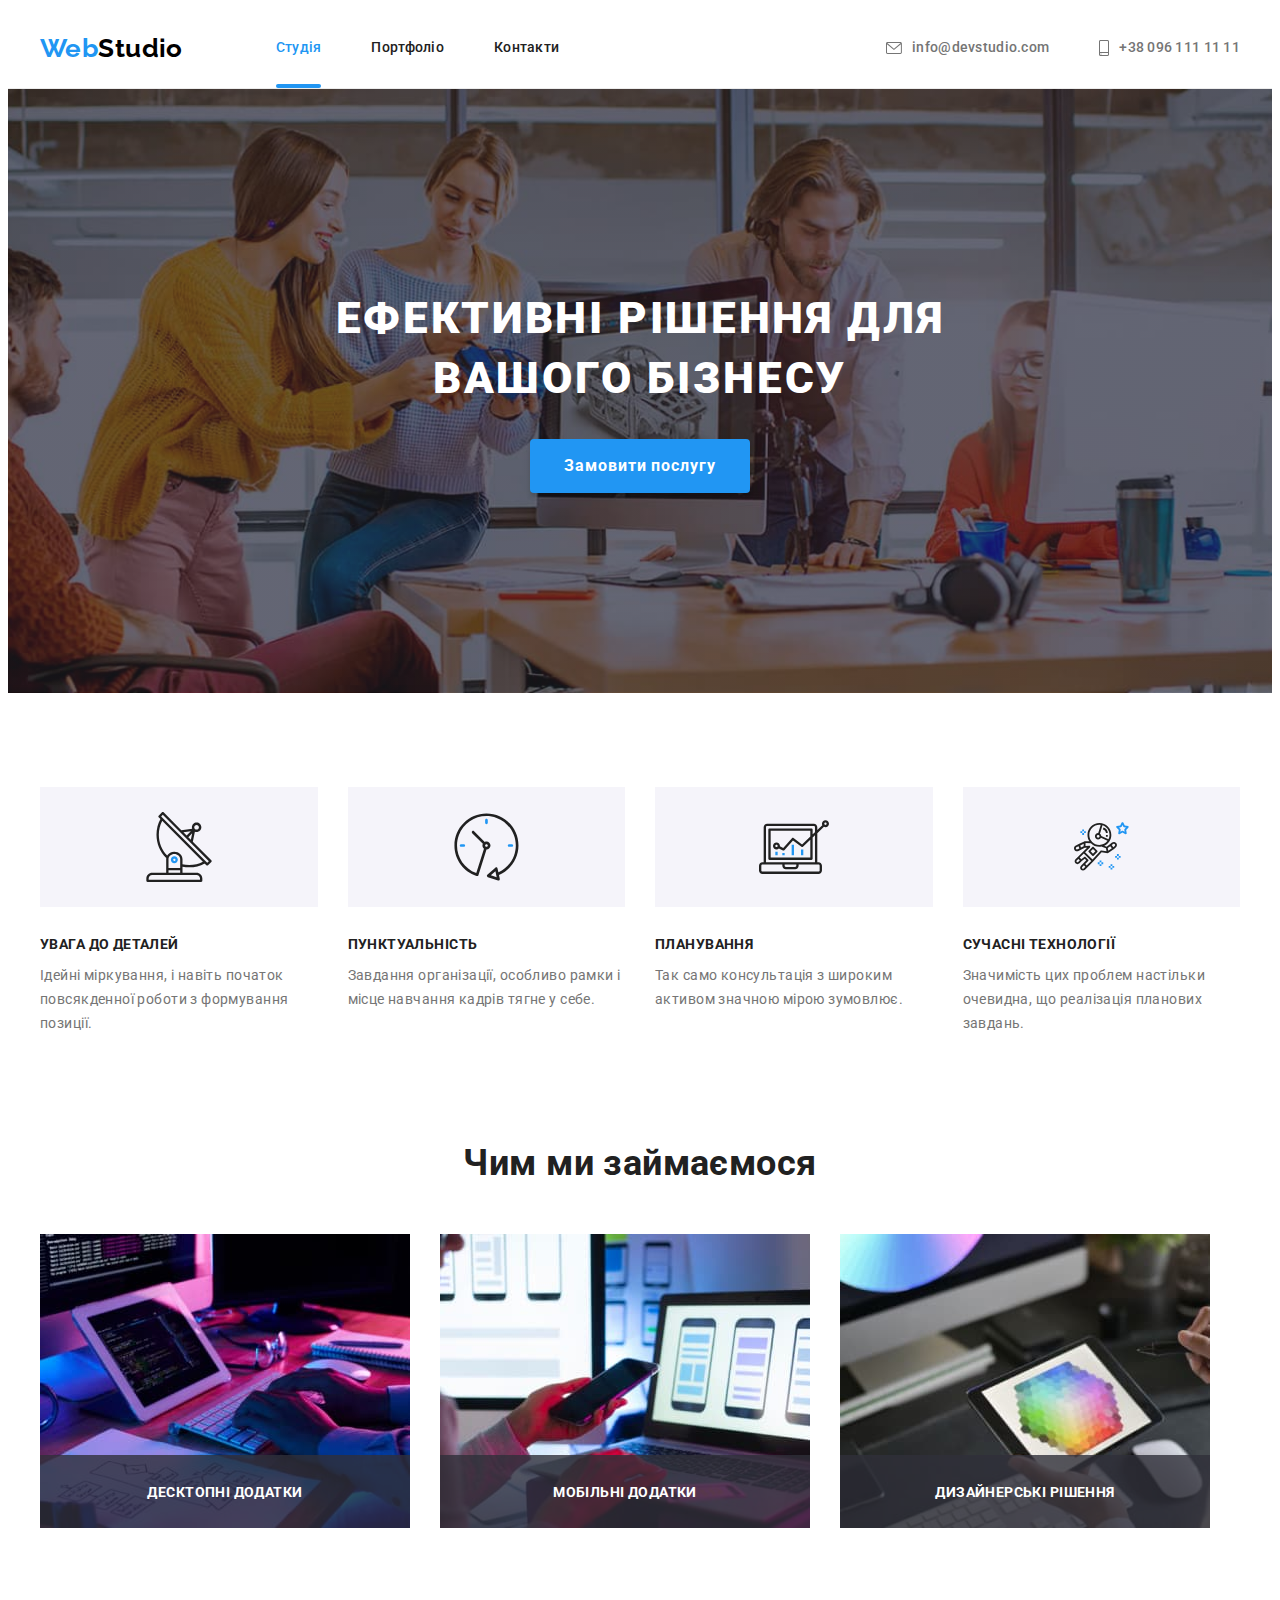
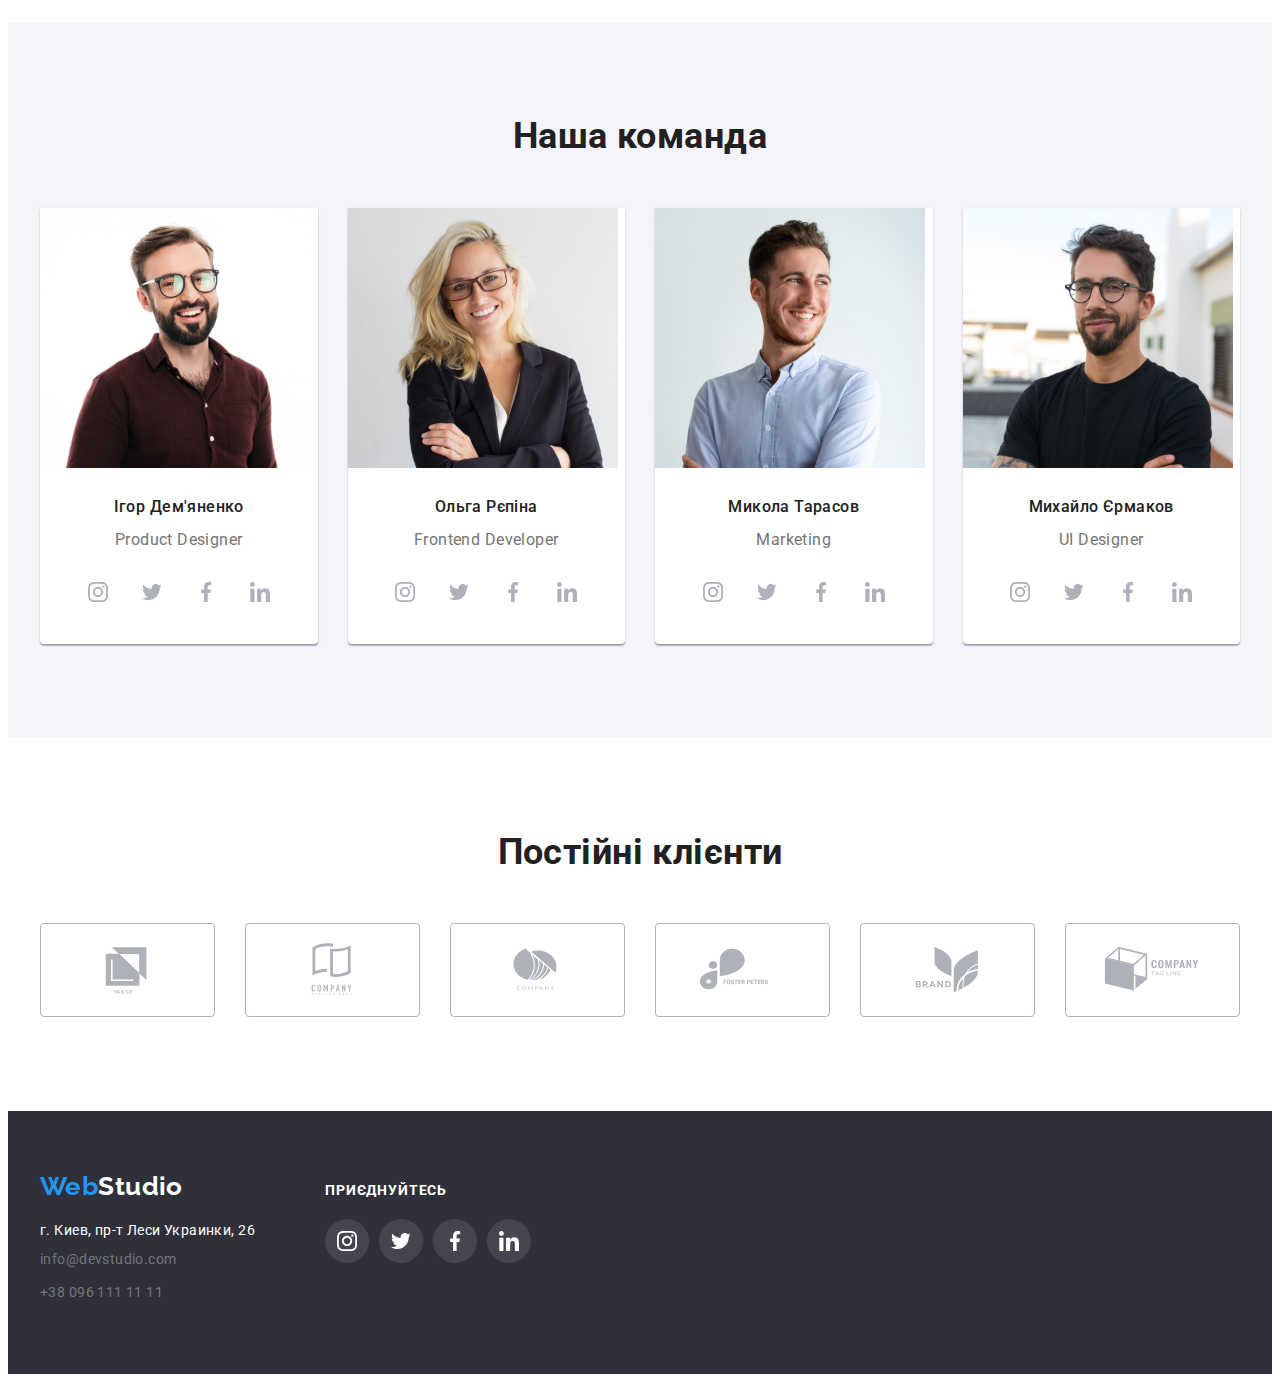
<file: index.html>
<!DOCTYPE html>
<html lang="uk">
  <head>
    <meta charset="UTF-8" />
    <meta http-equiv="X-UA-Compatible" content="IE=edge" />
    <meta name="viewport" content="width=device-width, initial-scale=1.0" />
    <title>Document</title>
    <link rel="preconnect" href="https://fonts.googleapis.com" />
    <link rel="preconnect" href="https://fonts.gstatic.com" crossorigin />
    <link
      href="https://fonts.googleapis.com/css2?family=Raleway:wght@700&family=Roboto:wght@400;500;700;900&display=swap"
      rel="stylesheet"
    />
    <link
      rel="stylesheet"
      href="https://cdnjs.cloudflare.com/ajax/libs/modern-normalize/1.1.0/modern-normalize.min.css"
      integrity="sha512-wpPYUAdjBVSE4KJnH1VR1HeZfpl1ub8YT/NKx4PuQ5NmX2tKuGu6U/JRp5y+Y8XG2tV+wKQpNHVUX03MfMFn9Q=="
      crossorigin="anonymous"
      referrerpolicy="no-referrer"
    />
    <link rel="stylesheet" href="./css/style.css" />
  </head>
  <body>
    <!-- Header -->
    <header class="head-sectione">
        <div class="conteiner main-nav">
          <a href="./index.html" class="logo"
            ><span class="logo-accent">Web</span>Studio</a
          >
          <nav>
            <ul class="site-nav list">
              <li class="items">
                <a href="./index.html" class="link current">Студія</a>
              </li>
              <li class="items">
                <a href="./portfolio.html" class="link">Портфоліо</a>
              </li>
              <li class="items"><a href="#" class="link">Контакти</a></li>
            </ul>
          </nav>
          <ul class="auth-nav list">
            <li class="items">
              <a class="link nav-contacts" href="mailto:info@devstudio.com"
                ><svg class="nav-icones" width="16" height="12">
                  <use
                    href="./imeges/svg/symbol-defs.svg#icon-envelope"
                  ></use>
                </svg>
                info@devstudio.com</a
              >
            </li>
            <li class="items">
              <a class="link nav-contacts" href="tel:+380961111111"
                ><svg class="nav-icones" width="10" height="16">
                  <use
                    href="./imeges/svg/symbol-defs.svg#icon-smartphone"
                  ></use>
                </svg>
                +38 096 111 11 11</a
              >
            </li>
          </ul>
        </div>
    </header>
    <!-- Main Content -->
    <main>
      <section class="hero">
        <div class="conteiner">
          <h1 class="hero-title">
            Ефективні рішення для <br />
            вашого бізнесу
          </h1>
          <button type="button" class="button" data-modal-open>Замовити послугу</button>
          <div class="backdrop is-hidden" data-modal>
            <div class="modal">
              <p>Lorem ipsum dolor sit amet consectetur adipisicing elit. Vero voluptatum ab aliquid aperiam ea quaerat quae, distinctio placeat laborum hic.</p>
              <button type="button" class="close-button" data-modal-close>
                <svg class="close-img" width="18" height="18">
                  <use href="./imeges/svg/symbol-defs.svg#icon-close-black"></use>
                </svg>
              </button>
            </div>
          </div>
        </div>
      </section>
      <section class="sections">
        <div class="conteiner">
          <h2 class="first-section-title visally-hidden">Наші Особливості</h2>
          <ul class="list first-section">
            <li class="items">
              <div class="first-icones">
                <svg class="discript-icone" width="70" height="70">
                  <use href="./imeges/svg/symbol-defs.svg#icon-antenna-1"></use>
                </svg>
              </div>
              <h3 class="discript-tittle">УВАГА ДО ДЕТАЛЕЙ</h3>
              <p class="discript-text">
                Ідейні міркування, і навіть початок повсякденної роботи з
                формування позиції.
              </p>
            </li>
            <li class="items">
              <div class="first-icones">
                <svg class="discript-icone" width="66.96" height="70">
                  <use href="./imeges/svg/symbol-defs.svg#icon-clock-1"></use>
                </svg>
              </div>
              <h3 class="discript-tittle">ПУНКТУАЛЬНІСТЬ</h3>
              <p class="discript-text">
                Завдання організації, особливо рамки і місце навчання кадрів
                тягне у себе.
              </p>
            </li>
            <li class="items">
              <div class="first-icones">
                <svg class="discript-icone" width="70" height="70">
                  <use href="./imeges/svg/symbol-defs.svg#icon-diagram-1"></use>
                </svg>
              </div>
              <h3 class="discript-tittle">ПЛАНУВАННЯ</h3>
              <p class="discript-text">
                Так само консультація з широким активом значною мірою зумовлює.
              </p>
            </li>
            <li class="items">
              <div class="first-icones">
                <svg class="discript-icone" width="54.83" height="60.66">
                  <use
                    href="./imeges/svg/symbol-defs.svg#icon-astronaut-1"
                  ></use>
                </svg>
              </div>
              <h3 class="discript-tittle">СУЧАСНІ ТЕХНОЛОГІЇ</h3>
              <p class="discript-text">
                Значимість цих проблем настільки очевидна, що реалізація
                планових завдань.
              </p>
            </li>
          </ul>
        </div>
      </section>
      <section class="about sections">
        <div class="conteiner">
          <h2 class="section-title">Чим ми займаємося</h2>
          <ul class="list second-section">
            <li class="items">
              <img src="./imeges/kayboard.jpg" alt="клавіатура" width="370" />
              <p class="about-discript">Десктопні додатки</p>
            </li>
            <li class="items">
              <img src="./imeges/phone.jpg" alt="телефон" width="370" />
              <p class="about-discript">Мобільні додатки</p>
            </li>
            <li class="items">
              <img src="./imeges/ipad.jpg" alt="планшет" width="370" />
              <p class="about-discript">Дизайнерські рішення</p>
            </li>
          </ul>
        </div>
      </section>
      <section class="sections teams">
        <div class="conteiner">
          <h2 class="section-title">Наша команда</h2>
          <ul class="list third-section">
            <li class="team-curds">
              <img
                src="./imeges/igor-port.jpg"
                alt="ігор портрет"
                width="270"
              />
              <div class="conteiner-team">
                <h3 class="featurelist-title">Ігор Дем'яненко</h3>
                <p class="featurelist-text" lang="en">Product Designer</p>
                <ul class="list team-sochmed">
                  <li class="item">
                    <a href="" class="team-links">
                      <svg class="icones" width="44" height="44">
                        <use
                          href="./imeges/svg/symbol-defs.svg#icon-instagram"
                        ></use>
                      </svg>
                    </a>
                  </li>
                  <li class="item">
                    <a href="" class="team-links">
                      <svg class="icones" width="44" height="44">
                        <use
                          href="./imeges/svg/symbol-defs.svg#icon-tviter"
                        ></use>
                      </svg>
                    </a>
                  </li>
                  <li class="item">
                    <a href="" class="team-links">
                      <svg class="icones" width="44" height="44">
                        <use
                          href="./imeges/svg/symbol-defs.svg#icon-facebook"
                        ></use>
                      </svg>
                    </a>
                  </li>
                  <li class="item">
                    <a href="" class="team-links"
                      ><svg class="icones" width="44" height="44">
                        <use
                          href="./imeges/svg/symbol-defs.svg#icon-linkedin"
                        ></use>
                      </svg>
                    </a>
                  </li>
                </ul>
              </div>
            </li>
            <li class="team-curds">
              <img
                src="./imeges/olga-port.jpg"
                alt="ольга портрет"
                width="270"
              />
              <div class="conteiner-team">
                <h3 class="featurelist-title">Ольга Рєпіна</h3>
                <p class="featurelist-text" lang="en">Frontend Developer</p>
                 <ul class="list team-sochmed">
                  <li class="item">
                    <a href="" class="team-links">
                      <svg class="icones">
                        <use
                          href="./imeges/svg/symbol-defs.svg#icon-instagram"
                        ></use>
                      </svg>
                    </a>
                  </li>
                  <li class="item">
                    <a href="" class="team-links">
                      <svg class="icones" width="44" height="44">
                        <use
                          href="./imeges/svg/symbol-defs.svg#icon-tviter"
                        ></use>
                      </svg>
                    </a>
                  </li>
                  <li class="item">
                    <a href="" class="team-links">
                      <svg class="icones" width="44" height="44">
                        <use
                          href="./imeges/svg/symbol-defs.svg#icon-facebook"
                        ></use>
                      </svg>
                    </a>
                  </li>
                  <li class="item">
                    <a href="" class="team-links"
                      ><svg class="icones" width="44" height="44">
                        <use
                          href="./imeges/svg/symbol-defs.svg#icon-linkedin"
                        ></use>
                      </svg>
                    </a>
                  </li>
                </ul>
              </div>
            </li>
            <li class="team-curds">
              <img
                src="./imeges/kolya-port.jpg"
                alt="микола портрет"
                width="270"
              />
              <div class="conteiner-team">
                <h3 class="featurelist-title">Микола Тарасов</h3>
                <p class="featurelist-text" lang="en">Marketing</p>
                 <ul class="list team-sochmed">
                  <li class="item">
                    <a href="" class="team-links">
                      <svg class="icones" width="44" height="44">
                        <use
                          href="./imeges/svg/symbol-defs.svg#icon-instagram"
                        ></use>
                      </svg>
                    </a>
                  </li>
                  <li class="item">
                    <a href="" class="team-links">
                      <svg class="icones" width="44" height="44">
                        <use
                          href="./imeges/svg/symbol-defs.svg#icon-tviter"
                        ></use>
                      </svg>
                    </a>
                  </li>
                  <li class="item">
                    <a href="" class="team-links">
                      <svg class="icones" width="44" height="44">
                        <use
                          href="./imeges/svg/symbol-defs.svg#icon-facebook"
                        ></use>
                      </svg>
                    </a>
                  </li>
                  <li class="item">
                    <a href="" class="team-links"
                      ><svg class="icones" width="44" height="44">
                        <use
                          href="./imeges/svg/symbol-defs.svg#icon-linkedin"
                        ></use>
                      </svg>
                    </a>
                  </li>
                </ul>
              </div>
            </li>
            <li class="team-curds">
              <img
                src="./imeges/michael-port.jpg"
                alt="михайло портрет"
                width="270"
              />
              <div class="conteiner-team">
                <h3 class="featurelist-title">Михайло Єрмаков</h3>
                <p class="featurelist-text" lang="en">UI Designer</p>
                 <ul class="list team-sochmed">
                  <li class="item">
                    <a href="" class="team-links">
                      <svg class="icones">
                        <use
                          href="./imeges/svg/symbol-defs.svg#icon-instagram"
                        ></use>
                      </svg>
                    </a>
                  </li>
                  <li class="item">
                    <a href="" class="team-links">
                      <svg class="icones" width="44" height="44">
                        <use
                          href="./imeges/svg/symbol-defs.svg#icon-tviter"
                        ></use>
                      </svg>
                    </a>
                  </li>
                  <li class="item">
                    <a href="" class="team-links">
                      <svg class="icones" width="44" height="44">
                        <use
                          href="./imeges/svg/symbol-defs.svg#icon-facebook"
                        ></use>
                      </svg>
                    </a>
                  </li>
                  <li class="item">
                    <a href="" class="team-links"
                      ><svg class="icones" width="44" height="44">
                        <use
                          href="./imeges/svg/symbol-defs.svg#icon-linkedin"
                        ></use>
                      </svg>
                    </a>
                  </li>
                </ul>
              </div>
            </li>
          </ul>
        </div>
      </section>
       <section class="sections">
        <div class="conteiner">
          <h2 class="section-title">Постійні клієнти</h2>
          <ul class="list clients">
            <li class="item">
              <a href="" class="clients-links">
                <svg class="icones" width="106" height="60">
                  <use href="./imeges/svg/symbol-defs.svg#icon-Logo"></use>
                </svg>
              </a>
            </li>
            <li class="item">
              <a href="" class="clients-links">
                <svg class="icones" width="106" height="60">
                  <use href="./imeges/svg/symbol-defs.svg#icon-Logo-2"></use>
                </svg>
              </a>
            </li>
            <li class="item">
              <a href="" class="clients-links">
                <svg class="icones" width="106" height="60">
                  <use href="./imeges/svg/symbol-defs.svg#icon-Logo-3"></use>
                </svg>
              </a>
            </li>
            <li class="item">
              <a href="" class="clients-links">
                <svg class="icones" width="106" height="60">
                  <use href="./imeges/svg/symbol-defs.svg#icon-Logo-4"></use>
                </svg>
              </a>
            </li>
            <li class="item">
              <a href="" class="clients-links">
                <svg class="icones" width="106" height="60">
                  <use href="./imeges/svg/symbol-defs.svg#icon-Logo-5"></use>
                </svg>
              </a>
            </li>
            <li class="item">
              <a href="" class="clients-links">
                <svg class="icones" width="106" height="60">
                  <use href="./imeges/svg/symbol-defs.svg#icon-Logo-6"></use>
                </svg>
              </a>
            </li>
          </ul>
          
          
        </div>
    </main>
    <!-- Footer -->
    <footer class="footer">
      <div class="conteiner footer-conteiner">
       <div class="class-conteiner">
         <a href="./index.html" class="logo-footer"
          ><span class="logo-accent">Web</span>Studio</a
        >
        <address>
          <ul class="list">
            <li class="footer-item">
              <a
                class="adress"
                href="https://goo.gl/maps/CPtrU1FHBa2aNyZL9"
                target="_blank"
                rel="noopener noreferrer"
                >г. Киев, пр-т Леси Украинки, 26</a
              >
            </li>
            <li class="footer-item">
              <a href="mailto:info@devstudio.com" class="footer-contacts"
                >info@devstudio.com</a
              >
            </li>
            <li class="footer-item">
              <a href="tel:+380961111111" class="footer-contacts"
                >+38 096 111 11 11</a
              >
            </li>
          </ul>
        </address>
       </div>
        <div class="sochmed-conteiner">
           <h2 class="footer-title">ПРИЄДНУЙТЕСЬ</h2>
          <ul class="list footer-sochmed">
                  <li class="item">
                    <a href="" class="foot-links">
                      <svg class="icones" width="44" height="44">
                        <use
                          href="./imeges/svg/symbol-defs.svg#icon-instagram"
                        ></use>
                      </svg>
                    </a>
                  </li>
                  <li class="item">
                    <a href="" class="foot-links">
                      <svg class="icones" width="44" height="44">
                        <use
                          href="./imeges/svg/symbol-defs.svg#icon-tviter"
                        ></use>
                      </svg>
                    </a>
                  </li>
                  <li class="item">
                    <a href="" class="foot-links">
                      <svg class="icones" width="44" height="44">
                        <use
                          href="./imeges/svg/symbol-defs.svg#icon-facebook"
                        ></use>
                      </svg>
                    </a>
                  </li>
                  <li class="item">
                    <a href="" class="foot-links"
                      ><svg class="icones" width="44" height="44">
                        <use
                          href="./imeges/svg/symbol-defs.svg#icon-linkedin"
                        ></use>
                      </svg>
                    </a>
                  </li>
                </ul>
        </div>
      </div>
    </footer>
   <script src="./js/modal.js"></script>
  </body>
</html>
</file>
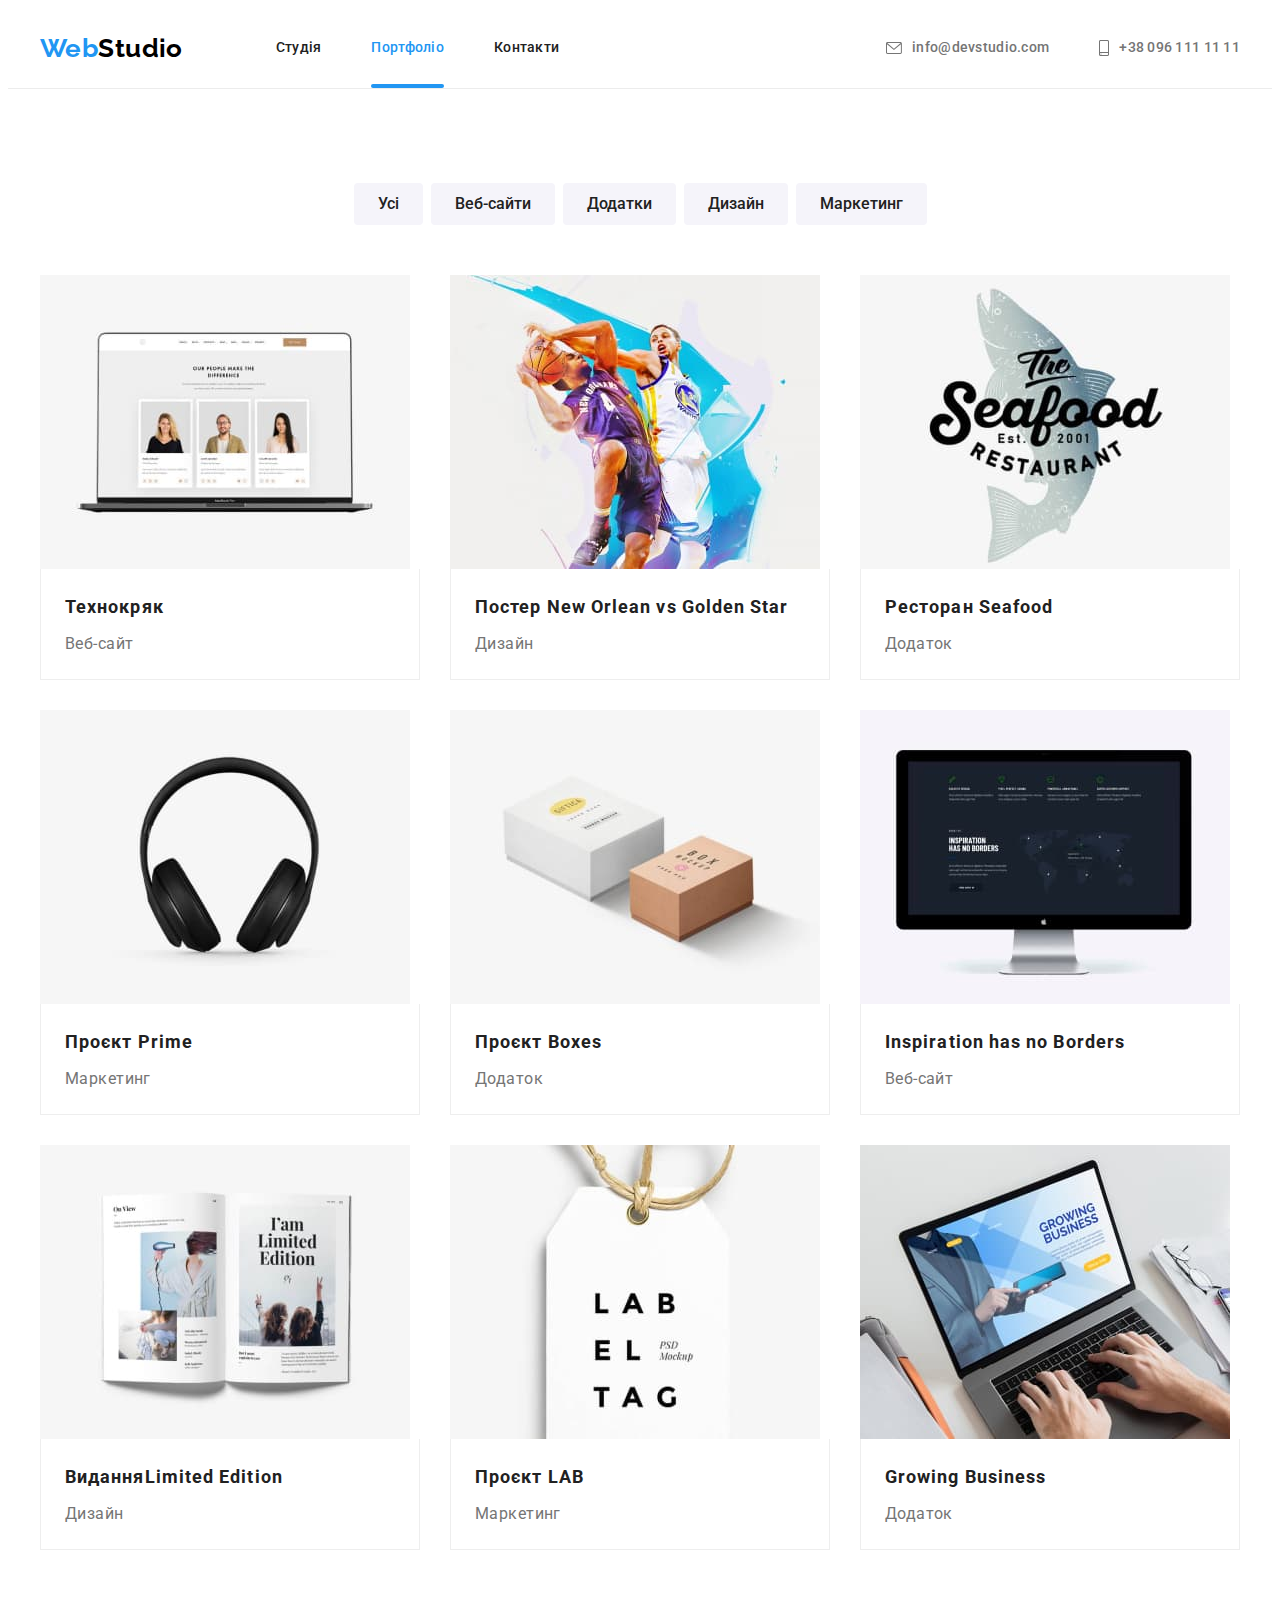
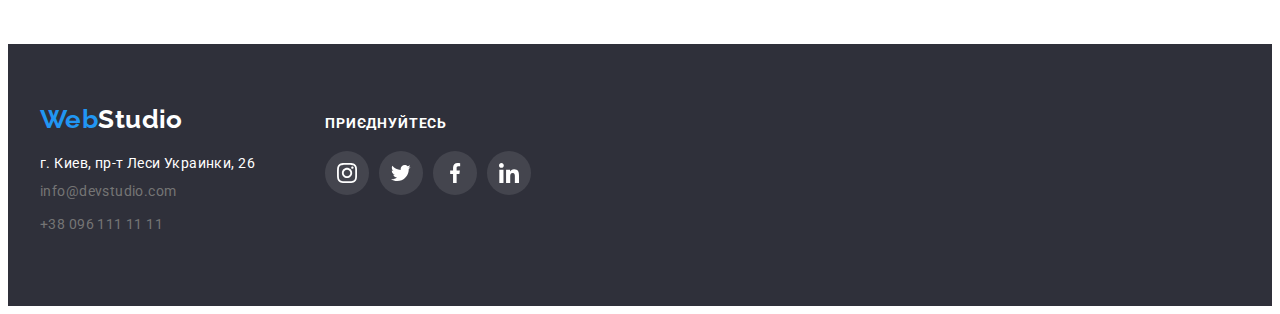
<file: portfolio.html>
<!DOCTYPE html>
<html lang="uk">
  <head>
    <meta charset="UTF-8" />
    <meta http-equiv="X-UA-Compatible" content="IE=edge" />
    <meta name="viewport" content="width=device-width, initial-scale=1.0" />
    <title>Document</title>
    <link rel="preconnect" href="https://fonts.googleapis.com" />
    <link rel="preconnect" href="https://fonts.gstatic.com" crossorigin />
    <link
      href="https://fonts.googleapis.com/css2?family=Raleway:wght@700&family=Roboto:wght@400;500;700;900&display=swap"
      rel="stylesheet"
    />
    <link
      rel="stylesheet"
      href="https://cdnjs.cloudflare.com/ajax/libs/modern-normalize/1.1.0/modern-normalize.min.css"
      integrity="sha512-wpPYUAdjBVSE4KJnH1VR1HeZfpl1ub8YT/NKx4PuQ5NmX2tKuGu6U/JRp5y+Y8XG2tV+wKQpNHVUX03MfMFn9Q=="
      crossorigin="anonymous"
      referrerpolicy="no-referrer"
    />
    <link rel="stylesheet" href="./css/style.css" />
  </head>
  <body>
    <!-- Header -->
    <header class="head-sectione">
      <div class="conteiner main-nav">
        <a href="./index.html" class="logo"
          ><span class="logo-accent">Web</span>Studio</a
        >
        <nav>
          <ul class="site-nav list">
            <li class="items">
              <a href="./index.html" class="link">Студія</a>
            </li>
            <li class="items">
              <a href="./portfolio.html" class="link current">Портфоліо</a>
            </li>
            <li class="items"><a href="#" class="link">Контакти</a></li>
          </ul>
        </nav>
        <ul class="auth-nav list">
          <li class="items">
            <a class="link nav-contacts" href="mailto:info@devstudio.com"
              ><svg class="nav-icones" width="16" height="12">
                <use href="./imeges/svg/symbol-defs.svg#icon-envelope"></use>
              </svg>
              info@devstudio.com</a
            >
          </li>
          <li class="items">
            <a class="link nav-contacts" href="tel:+380961111111"
              ><svg class="nav-icones" width="10" height="16">
                <use href="./imeges/svg/symbol-defs.svg#icon-smartphone"></use>
              </svg>
              +38 096 111 11 11</a
            >
          </li>
        </ul>
      </div>
    </header>
    <!-- Main Content -->
    <main>
      <section class="sections">
        <div class="conteiner main-port">
          <h1 class="section-title visally-hidden">Портфоліо</h1>
          <ul class="list port-bt">
            <li class="items">
              <button class="button-port" type="button">Усі</button>
            </li>
            <li class="items">
              <button class="button-port" type="button">Веб-сайти</button>
            </li>
            <li class="items">
              <button class="button-port" type="button">Додатки</button>
            </li>
            <li class="items">
              <button class="button-port" type="button">Дизайн</button>
            </li>
            <li class="items">
              <button class="button-port" type="button">Маркетинг</button>
            </li>
          </ul>

          <ul class="list port-elements">
            <li class="port-item">
              <a href="#" class="decoration-none portcurt-decoration">
                <div class="port-discript">
                  <img
                    src="./imeges/portfolio/img-1.jpg"
                    alt="ноутбук"
                    width="370"
                  />
                  <div class="port-paragraph">
                    <p class="port-curd-discript">
                      Ресурс пропонує комплексні пропозиції з різним рівнем
                      функціоналу та сервісів. Все це дозволить відвідувачу
                      отримати вичерпні відомості про компанію чи приватну
                      особу.
                    </p>
                  </div>
                </div>
                <div class="conteiner-port-text">
                  <h2 class="portlist-title list">Технокряк</h2>
                  <p class="portlist-text list">Веб-сайт</p>
                </div>
              </a>
            </li>
            <li class="port-item">
              <a href="#" class="decoration-none portcurt-decoration">
                <div class="port-discript">
                  <img
                    src="./imeges/portfolio/img-2.jpg"
                    alt="баскетбол"
                    width="370"
                  />
                  <div class="port-paragraph">
                    <p class="port-curd-discript">
                      Ресурс пропонує комплексні пропозиції з різним рівнем
                      функціоналу та сервісів. Все це дозволить відвідувачу
                      отримати вичерпні відомості про компанію чи приватну
                      особу.
                    </p>
                  </div>
                </div>
                <div class="conteiner-port-text">
                  <h2 class="portlist-title list">
                    Постер<span lang="en"> New Orlean vs Golden Star</span>
                  </h2>
                  <p class="portlist-text list">Дизайн</p>
                </div>
              </a>
            </li>
            <li class="port-item">
              <a href="#" class="decoration-none portcurt-decoration">
                <div class="port-discript">
                  <img
                    src="./imeges/portfolio/img-3.jpg"
                    alt="морська Іжа"
                    width="370"
                  />
                  <div class="port-paragraph">
                    <p class="port-curd-discript">
                      Ресурс пропонує комплексні пропозиції з різним рівнем
                      функціоналу та сервісів. Все це дозволить відвідувачу
                      отримати вичерпні відомості про компанію чи приватну
                      особу.
                    </p>
                  </div>
                </div>
                <div class="conteiner-port-text">
                  <h2 class="portlist-title list">
                    Ресторан<span lang="en"> Seafood</span>
                  </h2>
                  <p class="portlist-text list">Додаток</p>
                </div>
              </a>
            </li>
            <li class="port-item">
              <a href="#" class="decoration-none portcurt-decoration">
                <div class="port-discript">
                  <img
                    src="./imeges/portfolio/img-4.jpg"
                    alt="навушники"
                    width="370"
                  />
                  <div class="port-paragraph">
                    <p class="port-curd-discript">
                      Ресурс пропонує комплексні пропозиції з різним рівнем
                      функціоналу та сервісів. Все це дозволить відвідувачу
                      отримати вичерпні відомості про компанію чи приватну
                      особу.
                    </p>
                  </div>
                </div>
                <div class="conteiner-port-text">
                  <h2 class="portlist-title list">
                    Проєкт<span lang="en"> Prime</span>
                  </h2>
                  <p class="portlist-text list">Маркетинг</p>
                </div>
              </a>
            </li>
            <li class="port-item">
              <a href="#" class="decoration-none portcurt-decoration">
                <div class="port-discript">
                  <img
                    src="./imeges/portfolio/img-5.jpg"
                    alt="дві коробки"
                    width="370"
                  />
                  <div class="port-paragraph">
                    <p class="port-curd-discript">
                      Ресурс пропонує комплексні пропозиції з різним рівнем
                      функціоналу та сервісів. Все це дозволить відвідувачу
                      отримати вичерпні відомості про компанію чи приватну
                      особу.
                    </p>
                  </div>
                </div>
                <div class="conteiner-port-text">
                  <h2 class="portlist-title list">
                    Проєкт<span lang="en"> Boxes</span>
                  </h2>
                  <p class="portlist-text list">Додаток</p>
                </div>
              </a>
            </li>
            <li class="port-item">
              <a href="#" class="decoration-none portcurt-decoration">
                <div class="port-discript">
                  <img
                    src="./imeges/portfolio/img-6.jpg"
                    alt="монітор"
                    width="370"
                  />
                  <div class="port-paragraph">
                    <p class="port-curd-discript">
                      Ресурс пропонує комплексні пропозиції з різним рівнем
                      функціоналу та сервісів. Все це дозволить відвідувачу
                      отримати вичерпні відомості про компанію чи приватну
                      особу.
                    </p>
                  </div>
                </div>
                <div class="conteiner-port-text">
                  <h2 class="portlist-title list">
                    <span lang="en">Inspiration has no Borders</span>
                  </h2>
                  <p class="portlist-text list">Веб-сайт</p>
                </div>
              </a>
            </li>
            <li class="port-item">
              <a href="#" class="decoration-none portcurt-decoration">
                <div class="port-discript">
                  <img
                    src="./imeges/portfolio/img-7.jpg"
                    alt="журнал"
                    width="370"
                  />
                  <div class="port-paragraph">
                    <p class="port-curd-discript">
                      Ресурс пропонує комплексні пропозиції з різним рівнем
                      функціоналу та сервісів. Все це дозволить відвідувачу
                      отримати вичерпні відомості про компанію чи приватну
                      особу.
                    </p>
                  </div>
                </div>
                <div class="conteiner-port-text">
                  <h2 class="portlist-title list">
                    Видання<span lang="en">Limited Edition</span>
                  </h2>
                  <p class="portlist-text list">Дизайн</p>
                </div>
              </a>
            </li>
            <li class="port-item">
              <a href="#" class="decoration-none portcurt-decoration">
                <div class="port-discript">
                  <img
                    src="./imeges/portfolio/img-8.jpg"
                    alt="бірка"
                    width="370"
                  />
                  <div class="port-paragraph">
                    <p class="port-curd-discript">
                      Ресурс пропонує комплексні пропозиції з різним рівнем
                      функціоналу та сервісів. Все це дозволить відвідувачу
                      отримати вичерпні відомості про компанію чи приватну
                      особу.
                    </p>
                  </div>
                </div>
                <div class="conteiner-port-text">
                  <h2 class="portlist-title list">
                    Проєкт<span lang="en"> LAB</span>
                  </h2>
                  <p class="portlist-text list">Маркетинг</p>
                </div>
              </a>
            </li>
            <li class="port-item">
              <a href="#" class="decoration-none portcurt-decoration">
                <div class="port-discript">
                  <img
                    src="./imeges/portfolio/img-9.jpg"
                    alt="бірка"
                    width="370"
                  />
                  <div class="port-paragraph">
                    <p class="port-curd-discript">
                      Ресурс пропонує комплексні пропозиції з різним рівнем
                      функціоналу та сервісів. Все це дозволить відвідувачу
                      отримати вичерпні відомості про компанію чи приватну
                      особу.
                    </p>
                  </div>
                </div>
                <div class="conteiner-port-text">
                  <h2 class="portlist-title list">
                    <span lang="en">Growing Business</span>
                  </h2>
                  <p class="portlist-text list">Додаток</p>
                </div>
              </a>
            </li>
          </ul>
        </div>
      </section>
    </main>
    <!-- Footer -->
    <footer class="footer">
      <div class="conteiner footer-conteiner">
        <div class="class-conteiner">
          <a href="./index.html" class="logo-footer"
            ><span class="logo-accent">Web</span>Studio</a
          >
          <address>
            <ul class="list">
              <li class="footer-item">
                <a
                  class="adress"
                  href="https://goo.gl/maps/CPtrU1FHBa2aNyZL9"
                  target="_blank"
                  rel="noopener noreferrer"
                  >г. Киев, пр-т Леси Украинки, 26</a
                >
              </li>
              <li class="footer-item">
                <a href="mailto:info@devstudio.com" class="footer-contacts"
                  >info@devstudio.com</a
                >
              </li>
              <li class="footer-item">
                <a href="tel:+380961111111" class="footer-contacts"
                  >+38 096 111 11 11</a
                >
              </li>
            </ul>
          </address>
        </div>
        <div class="sochmed-conteiner">
          <h2 class="footer-title">ПРИЄДНУЙТЕСЬ</h2>
          <ul class="list footer-sochmed">
            <li class="item">
              <a href="" class="foot-links">
                <svg class="icones" width="44" height="44">
                  <use href="./imeges/svg/symbol-defs.svg#icon-instagram"></use>
                </svg>
              </a>
            </li>
            <li class="item">
              <a href="" class="foot-links">
                <svg class="icones" width="44" height="44">
                  <use href="./imeges/svg/symbol-defs.svg#icon-tviter"></use>
                </svg>
              </a>
            </li>
            <li class="item">
              <a href="" class="foot-links">
                <svg class="icones" width="44" height="44">
                  <use href="./imeges/svg/symbol-defs.svg#icon-facebook"></use>
                </svg>
              </a>
            </li>
            <li class="item">
              <a href="" class="foot-links"
                ><svg class="icones" width="44" height="44">
                  <use href="./imeges/svg/symbol-defs.svg#icon-linkedin"></use>
                </svg>
              </a>
            </li>
          </ul>
        </div>
      </div>
    </footer>
  </body>
</html>
</file>
<file: css/style.css>
/* Палитра
основной беграунд #FFFFFF 
акцент #2196F3
основной текст #212121
параграфи и контакти #757575
беграун гирой и футер #2F303A
беграунд наша команда #F5F4FA

*/

:root {
    --primary-text-color: #212121;
    --secondory-text-color: #757575;
    --accsent-color: #2196F3;
    --second-accent-color: #188CE8;
    --primary-background-color: #FFFFFF;
    --secondory-baclground-color: #F5F4FA;
    --footer-bacground-color: #2F303A;
    --logo-bl-color: #000000;
    --footer-cotnacts-color: color: rgba(255, 255, 255, 0.6);
    --hero-tittle-color: #ffffff;
    --head-line-color: #ECECEC;
    --border-color:#EEEEEE;
    --icone-bg-color:#F5F4FA; 
    --icone-color:#AFB1B8;
    --timing-functione:cubic-bezier(0.4, 0, 0.2, 1)

}

body {
    background-color: var(--primary-background-color);
    color: var(--secondory-text-color);

    font-family: 'Roboto', sans-serif;
    font-size: 14px;
    letter-spacing: 0.03em;
}
img {
    display: block;
    max-width: 100%;
}

.list {
    list-style: none;
    padding: 0;
    margin: 0;
}
.conteiner {
    margin-left: auto;
    margin-right: auto;
    padding-left: 15px;
    padding-right: 15px;
    width: 1200px; 
   /* outline: 2px solid tomato; */
}
.conteiner-port-text {
   display:block;
   padding: 20px 24px;
   margin-top: 0;
   margin-bottom: 0;


    /* outline: 2px solid tomato; */
    border-left: 1px solid var(--border-color);
        border-bottom: 1px solid var(--border-color);
        border-right: 1px solid var(--border-color);
        
    }
.conteiner-team {
    display: block;
        padding: 30px 0;
        margin-top: 0;
        margin-bottom: 0;
    
    
        /* outline: 2px solid tomato; */
}

.logo {
    color: var(--logo-bl-color);
    font-family: 'Raleway', sans-serif;

    font-weight: 700;
    font-size: 26px;
    line-height: 1.19;
    text-decoration: none;
}

/* site nav */

.main-nav {
    display: flex;
    align-items: center;
}

.site-nav {
    display: flex;
    margin-left: 93px;

}
.site-nav .items {
    margin-right: 50px;
}

.site-nav .items:last-child {
margin-right: 0; 
}

.site-nav .link {
    position: relative;
     display: block;
     padding-top: 32px;
     padding-bottom: 32px;

color: var(--primary-text-color);
    font-weight: 500;
    font-size: 14px;
    line-height: 1.14;
    letter-spacing: 0.02em;
    text-decoration: none;

    transition: color 250ms var(--timing-functione);
}

.site-nav .link:hover,
.site-nav .link:focus,
.auth-nav a:hover,
.auth-nav a:focus,
.site-nav .link.current {
    color: var(--accsent-color);
}

.site-nav .link::after {
    position: absolute;
    left: 0;
    bottom: 0;
    content: "";
    display: block;

    width: 100%;
    height: 4px;
    border-radius: 2px;
     background-color: var(--accsent-color);
     opacity: 0;
     transition: opacity 250ms var(--timing-functione);
}

.site-nav .current::after {
    position: absolute;
    left: 0;
    bottom: 0;
    content: "";
    display: block;

    width: 100%;
    height: 4px;
    border-radius: 2px;
    background-color: var(--accsent-color);
    opacity: 1;
}

.site-nav .link:hover::after {
opacity: 1;
}

.auth-nav {
display: flex;
margin-left: auto;
}
.auth-nav .link {
padding-top: 32px;
padding-bottom: 32px; 
}
.nav-contacts {
    display: flex;
    align-items: center;

    transition: color 250ms cubic-bezier(0.4, 0, 0.2, 1);
}

.nav-icones {
    margin-right: 10px;
}
.nav-icones:hover {
    fill: var(--accsent-color);
}

.auth-nav .items + .items {
    margin-left: 50px;
}

.auth-nav a {
    color: var(--secondory-text-color);
    

    font-weight: 500;
    font-size: 14px;
    line-height: 1.14;
    letter-spacing: 0.02em;
    text-decoration: none;
    fill: currentColor;
}

/* Hero */

.hero {
    padding-top: 200px;
    padding-bottom: 200px;
    background-color: var(--footer-bacground-color);

    text-align: center;
    background-image: linear-gradient(to right, rgba(47, 48, 58, 0.4), rgba(47, 48, 58, 0.4)), url(../imeges/bg-Img.jpg);
    background-repeat: no-repeat;
    background-position: center;
    background-size: cover;
    max-width: 1600px;
    margin: 0 auto;
}

.hero-title {

    color: var(--primary-background-color);

    margin-top: 0px;
    margin-bottom: 30px; 
    font-style: normal;
    font-weight: 900;
    font-size: 44px;
    line-height: 1.36;

    
    letter-spacing: 0.06em;
    text-transform: uppercase;
}

.button {
    color: var(--hero-tittle-color);
    background-color: var(--accsent-color);

    display: inline-block;
    padding: 10px 32px;
    min-width: 216px;

    font-family: inherit;
    font-weight: 700;
    font-size: 16px;
    line-height: 1.87;
    letter-spacing: 0.06em;
    box-shadow: 0px 4px 4px rgba(0, 0, 0, 0.15);
    border-radius: 4px;
    cursor: pointer;
    text-align: center;
 
    border-color: transparent;

    transition: background-color 250ms var(--timing-functione);
}

.button:hover,
.button:focus {
    background-color: var(--second-accent-color);
    box-shadow: 0px 4px 4px rgba(0, 0, 0, 0.15);
    border-radius: 4px;    
}

.backdrop {
    position: fixed;
    top: 0;
    left: 0;
    width: 100%;
    height: 100%;
    z-index: 2;
    background-color: rgba(0, 0, 0, 0.2);

    opacity: 1;
    transition: opacity 250ms var(--timing-functione);    
}
.backdrop.is-hidden.modal {
    transform: translate(-50%, -50%) scale(0.9);
}

.backdrop.is-hidden {
opacity: 0;
pointer-events: none;
}

.modal {
    position: absolute;
    top: 50%;
    left: 50%;

    width: 528px;
    height: 581px;
    padding: 30px;
    
    background-color: #fff;

    transform: translate(-50%, -50%) scale(1);
    transition: transform 250ms var(--timing-functione);
}

.close-button {
    position: absolute;
    top: 0;
    right: 0;


margin-top: 8px;
margin-right: 8px;
    width: 30px;
    height: 30px;
    border-radius: 50%;
    background-color: #fff;
    border: 1px solid rgba(0, 0, 0, 0.1);
    cursor: pointer;

    display: flex;
        align-items: center;
        justify-content: center;
}
.close-img {
    background-color:var (--primary-background-color);
}

/* Sectoin */

.sections {
    padding-top: 94px;
    padding-bottom: 94px;

}

.head-sectione {
    background-color: var(--primary-background-color);
    border-bottom: 1px solid #ECECEC;
}
.section-title {

    color: var(--primary-text-color);

    margin-top: 0;
    margin-bottom: 50px;

    font-weight: 700;
    font-size: 36px;
    line-height: 1.16;
    text-align: center;
}




/* FIRST SECTION */

.first-section {
    display: flex;
        flex-wrap: wrap;
        margin: 0 0 0 -30px;
}

.first-section .items {
    flex-basis: calc(100% / 4 - 30px);
        margin-left: 30px;
}
.first-icones {
    height: 120px;
    margin-bottom: 30px;
    background-color: var(--icone-bg-color);
        display: flex;
            justify-content: center;
            align-items: center;
}
.discript-tittle {

    color: var(--primary-text-color);

    margin-bottom: 10px;
    margin-top: 30px;


    font-weight: 700;
    font-size: 14px;
    line-height: 1.14;
}
.discript-icone {
    background-color: var(--icone-bg-color);
}


.discript-text {
    color: var(--secondory-text-color);

    margin-top: 0;
  

    font-size: 14px;
    line-height: 24px;
}
/* SECOND SECTION */

.second-section {
     display: flex;
  }
  .sections.about {
    padding-top: 0;
}
.about-discript {
    position: absolute;
    margin: 0;
    bottom: 0;
    width: 100%;
    height: 70px;
    display: flex;
    align-items: center;
    justify-content: center;

    font-weight: 700;
        font-size: 14px;
        line-height: 1.14;
        color: var(--hero-tittle-color);
        text-transform: uppercase;
}

    
 .second-section .items {
    position: relative;
            display: inline-block;
}
.second-section .items::before {
    display: inline-block;
    position: absolute;
    content: '';
    width: 100%;
    height: 25%;
    bottom: 0;
    left: 0;
    background-color: rgba(47, 48, 58, 0.8);
}
    
.second-section .items+.items {
            margin-left: 30px;
 }

/* THIRD SECRION */

 .third-section {
    display: flex;
        flex-wrap: wrap;
        margin: 0 0 0 -30px;  
    }
 
    
 .third-section .team-curds {
    flex-basis: calc(100% / 4 - 30px);
        margin-left: 30px;
    }
 
  .teams {
   background-color: var(--secondory-baclground-color);
}
        
   .team-curds {
    background-color: var(--primary-background-color);
    width: 270px;
    box-shadow: 0px 1px 3px rgba(0, 0, 0, 0.12), 0px 1px 1px rgba(0, 0, 0, 0.14), 0px 2px 1px rgba(0, 0, 0, 0.2);
    border-radius: 0px 0px 4px 4px;
        
}
.team-sochmed {
    display: flex;
    flex-wrap: wrap;
    justify-content: center;
    gap: 10px;


}
 .team-sochmed .item {
    display: flex;
   
}
.team-sochmed .icones {
        width: 20px;
        height: 20px;
}
.team-links {
    display: flex;
    align-items: center;
    justify-content: center;
    width: 44px;
    height: 44px;
    border-radius: 50%;
    color: var(--icone-color);
   fill: currentColor;

transition: background-color 250ms var(--timing-functione),
color 250ms var(--timing-functione);

}
.team-links:hover,
.team-links:focus {
   color: var(--hero-tittle-color);
   background-color: var(--accsent-color);
}

.featurelist-title {
    text-align: center;
    margin-top: 0;
    margin-bottom: 10px;


    color: var(--primary-text-color);

    font-weight: 500;
    font-size: 16px;
    line-height: 1.14;

}

.featurelist-text {
    text-align: center;
    margin-top: 0;
    margin-bottom: 16px;

    color: var(--secondory-text-color);
    font-size: 16px;
    line-height: 1.71;
}
.featurelist-icone {
        width: 65.32px;
        height: 70px;
        /* background-color: #F5F4FA; */
}

.visally-hidden {
    position: fixed;
    transform: scale(0);


}
/* FOURTH SECTION */

.clients {
    display: flex;
    flex-wrap: wrap;
    justify-content: space-between;
    margin: 0 0 0 -30px;
}
.clients .item {
        flex-basis: calc(100% / 6 - 30px);
            margin-left: 30px;
}
.clients-links {

    display: flex;
        justify-content: center;
        align-items: center;
    height: 92px;
    color: var(--icone-color);
    fill: currentColor;
    border: 1px solid var(--icone-color);
    border-radius: 4px;

    transition: fill 250ms var(--timing-functione),
    border-color 250ms var(--timing-functione);
}

.clients .item:not(:nth-last-child()) {
    margin-right: 30px;
}
.clients .icones {
    display: flex;
    align-self: center;
    width: 106px;
    height: 60px; 

}

.clients-links:hover,
.clients-links:focus,
.clients .icones:focus {
    fill: var(--accsent-color);
    border-color: var(--accsent-color);
}

/* PORTFOLIO SECTION */

.button-port {
    display: inline-block;
    padding: 6px 22px;

    color: var(--primary-text-color);
    background-color: var(--secondory-baclground-color);

    font-family: inherit;
    font-weight: 500;
    font-size: 16px;
    line-height: 1.62;
    border-radius: 4px;
    cursor: pointer;
    border-color: transparent;
    text-align: center;

    transition: background-color 250ms var(--timing-functione),
    color 250ms var(--timing-functione),
    box-shadow 250ms var(--timing-functione);
}

.button-port:hover,
.button-port:focus,
.button-port:active {
    color: var(--primary-background-color);
    background-color: var(--accsent-color);

    font-family: inherit;
    font-weight: 500;
    font-size: 16px;
    line-height: 1.62;
    box-shadow: 0px 3px 1px rgba(0, 0, 0, 0.1), 0px 1px 2px rgba(0, 0, 0, 0.08), 0px 2px 2px rgba(0, 0, 0, 0.12);
    border-radius: 4px;
    cursor: pointer;
    border-color: transparent;
}

.portlist-title {
    margin-bottom: 4px;
  

    color: var(--primary-text-color);
    font-weight: 700;
    font-size: 18px;
    line-height: 2;
    letter-spacing: 0.06em;
}

.portlist-text {
display: inline-block;


    color: var(--secondory-text-color);

    font-size: 16px;
    line-height: 1.87;
}

.decoration-none {
    text-decoration: none;

}
.portcurt-decoration:hover,
.portcurt-decoration:focus {
display: block;
box-shadow: 0px 1px 1px rgba(0, 0, 0, 0.12),
0px 4px 4px rgba(0, 0, 0, 0.06),
1px 4px 6px rgba(0, 0, 0, 0.16);

transition:box-shadow 250ms var(--timing-functione);
}

.main-port .port-bt {
    display: flex;
    justify-content: center;
    margin-bottom: 50px;

}

.port-bt {
    display: flex;

}

.port-bt .items {
    display: inline-block;
    
}

.port-bt .items+.items {

    margin-left: 8px;
}

.port-elements {
    display: flex;
    flex-wrap: wrap;
    margin: -30px 0 0 -30px;
     
}

.port-item {
    position: relative;
    flex-basis: calc(100% / 3 - 30px); 
    margin-left: 30px;
    margin-top: 30px;
/* box-shadow: 0px 1px 1px rgba(0, 0, 0, 0.12),
        0px 4px 4px rgba(0, 0, 0, 0.06),
        1px 4px 6px rgba(0, 0, 0, 0.16); */
;
    }

.port-discript {
    position: relative;
    overflow: hidden;
    
   
  
}

.port-curd-discript {
    margin: 0;
    color: var(--hero-tittle-color);
    font-weight: 400;
        font-size: 18px;
        line-height: 28px;
        
}
.port-paragraph {
    display: flex;
    align-items: center;
    justify-content: center;
    position: absolute;
    top: 0;
    left: 0;
    background-color: rgba(33, 150, 243, 0.9);
    padding: 0 24px;
    height: 100%;
    width: 100%;

    transform: translateY(101%);

    transition: transform 250ms var(--timing-functione);

}

.portcurt-decoration:hover .port-paragraph,
.portcurt-decoration:focus .port-paragraph{
    transform: translateY(0);
    opacity: 1;

}


/* Footer */

.footer {
    background-color: var(--footer-bacground-color);
    padding-top: 60px;
    padding-bottom: 60px;
}
.footer-conteiner {
    display: flex;
    align-items: baseline;
}
.sochmed-conteiner {
    margin-left: 70px;
}

.logo-footer {
    display: inline-block;
    margin-bottom: 20px;




    color: var(--hero-tittle-color);

    font-family: 'Raleway';
    font-weight: 700;
    font-size: 26px;
    line-height: 1.19;
    text-decoration: none;

}

.logo-accent {
    color: var(--accsent-color);
}

.adress {
    color: var(--primary-background-color);

    font-style: normal;
    font-size: 14px;
    line-height: 1.17;
    text-decoration: none;

    transition: color 250ms var(--timing-functione);
}

.footer .footer-contacts {
    color: var(--footer-cotnacts-color);


    font-style: normal;
    font-size: 14px;
    line-height: 1.71;
    text-decoration: none;

    transition: color 250ms var(--timing-functione);
}


.footer-item {
margin-bottom: 9px;
}

.adress:hover,
.adress:focus,
.footer-contacts:hover,
.footer-contacts:focus {
    color: var(--accsent-color);
}
.footer-title {
    color: var(--primary-background-color);
    
        margin-top: 0px;
        margin-bottom: 20px;
        font-weight: 700;
        font-size: 14px;
        line-height: 1.17;
    
    
        letter-spacing: 0.06em;
        text-transform: uppercase;
}

.sochmed-footer {
    display: flex;
        flex-wrap: wrap;
        
}
.footer-sochmed {
    display: flex;
    flex-wrap: wrap;
}

.footer-sochmed .item {
    display: flex;

}

.footer-sochmed .icones {
    width: 20px;
    height: 20px;
}

.foot-links {
    display: flex;
        align-items: center;
        justify-content: center;
        margin-right: 10px;
        width: 44px;
        height: 44px;
        border-radius: 50%;
        color: var(--hero-tittle-color);
        fill: currentColor;
        background-color: rgba(255, 255, 255, 0.1);

        transition: background-color 250ms var(--timing-functione);
}

.foot-links:hover,
.foot-links:focus {
    color: var(--hero-tittle-color);
     background-color: var(--accsent-color);
}
</file>
